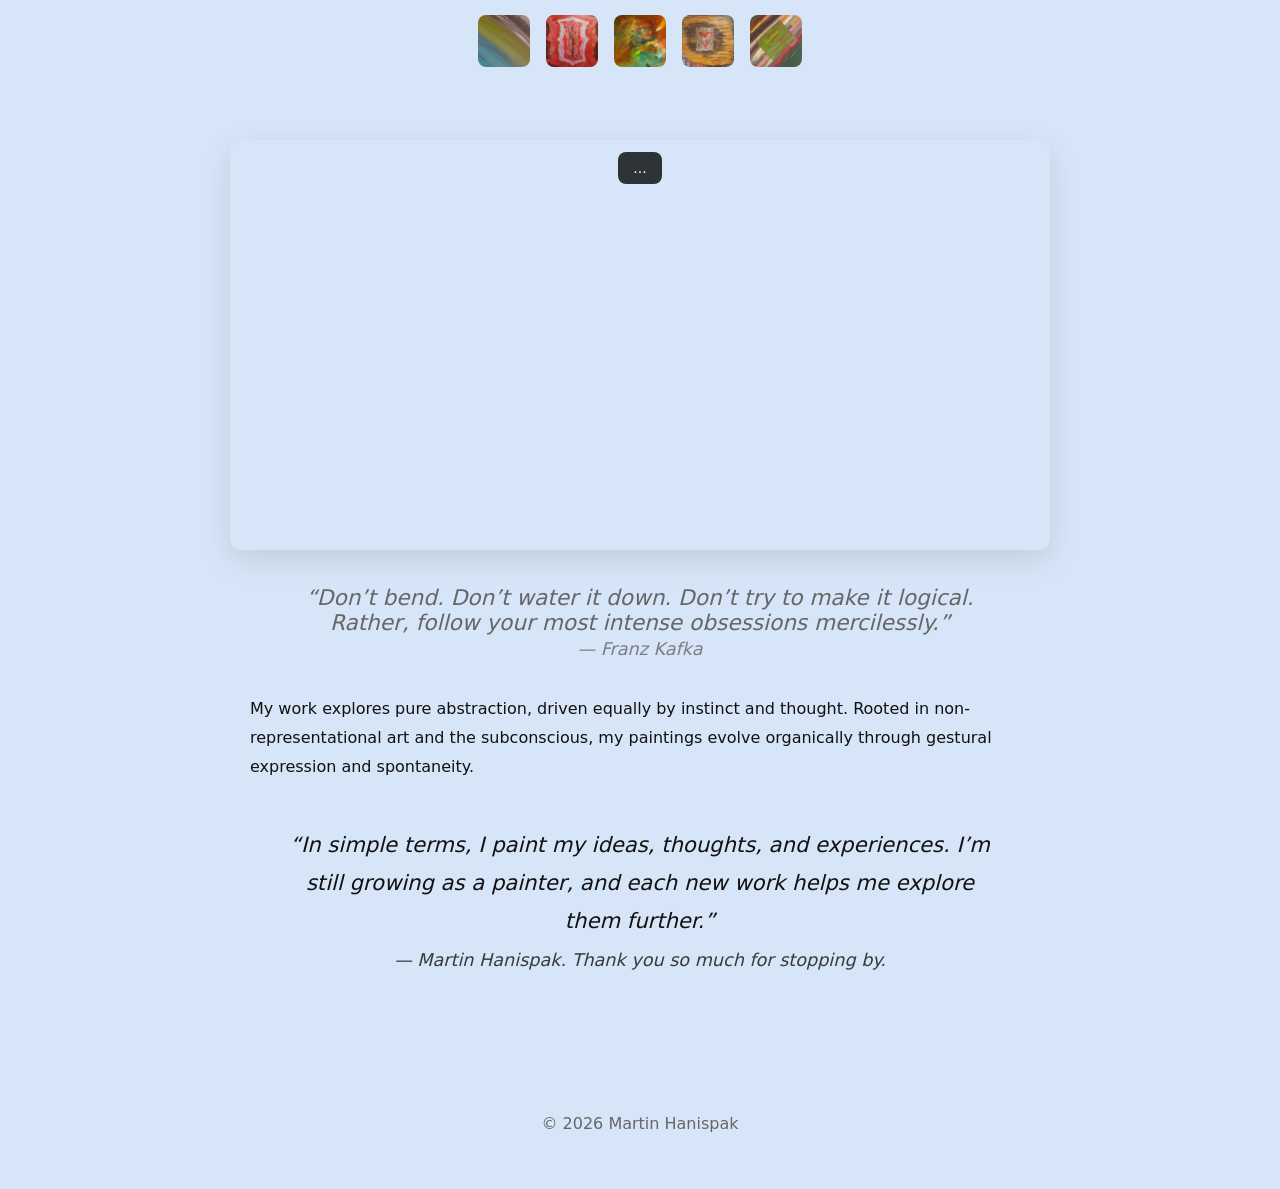
<file: about.html>
<!DOCTYPE html>
<html lang="en">
<head>
    <meta charset="UTF-8">
    <meta name="viewport" content="width=device-width, initial-scale=1.0">
    <title>Martin Hanispak — About</title>
    <link rel="stylesheet" href="style.css">
    <style>
        .about-video-wrap {
            position: relative;
            margin-bottom: 35px;
        }

        .about-video-wrap video {
            display: block;
            width: 100%;
            border-radius: 12px;
            box-shadow: 0 10px 30px rgba(0, 0, 0, 0.1);
        }

        .about-video-controls {
            position: absolute;
            z-index: 1;
            top: 12px;
            left: 50%;
            display: flex;
            align-items: center;
            width: 44px;
            max-width: calc(100% - 24px);
            overflow: hidden;
            border-radius: 8px;
            background: rgba(0, 0, 0, 0.78);
            color: #fff;
            font: 14px system-ui, sans-serif;
            transform: translateX(-50%);
            transition: width 250ms ease;
        }

        .about-video-controls.is-open,
        .about-video-controls:focus-within {
            width: min(380px, calc(100% - 24px));
        }

        @media (hover: hover) {
            .about-video-controls:hover {
                width: min(380px, calc(100% - 24px));
            }
        }

        .about-video-controls button {
            border: 0;
            padding: 8px 10px;
            background: transparent;
            color: inherit;
            font: inherit;
            cursor: pointer;
            white-space: nowrap;
        }

        .about-video-controls .about-video-toggle {
            flex: 0 0 44px;
            width: 44px;
            padding: 8px 0;
            text-align: center;
        }

        .about-video-options {
            display: flex;
            align-items: center;
            justify-content: center;
            gap: 8px;
            min-width: 0;
            flex: 1;
            visibility: hidden;
            opacity: 0;
            transition: opacity 150ms ease;
        }

        .about-video-controls.is-open .about-video-options,
        .about-video-controls:focus-within .about-video-options {
            visibility: visible;
            opacity: 1;
        }

        @media (hover: hover) {
            .about-video-controls:hover .about-video-options {
                visibility: visible;
                opacity: 1;
            }
        }

        .about-video-controls button:focus-visible,
        .about-video-controls input:focus-visible {
            outline: 2px solid #fff;
            outline-offset: 3px;
        }

        .about-video-controls label {
            display: flex;
            align-items: center;
            gap: 5px;
            white-space: nowrap;
        }

        .about-video-controls input {
            width: 70px;
            accent-color: #fff;
        }

        @media (max-width: 480px) {
            .about-video-controls.is-open,
            .about-video-controls:focus-within {
                width: min(340px, calc(100% - 24px));
            }

            .about-video-controls button {
                padding-right: 6px;
                padding-left: 6px;
                font-size: 12px;
            }

            .about-video-controls input {
                width: 48px;
            }
        }

        @media (max-width: 480px) and (hover: hover) {
            .about-video-controls:hover {
                width: min(340px, calc(100% - 24px));
            }
        }
    </style>
</head>

<body class="about-page">

<script>
(function () {

const savedTheme = localStorage.getItem('theme');
const savedDark = localStorage.getItem('darkMode');

if (savedDark === 'true') {
    const theme = savedTheme || 'very';
    document.body.classList.add('dark-' + theme);
}

})();
</script>

<nav class="page-nav" aria-label="Main navigation">
    <div class="nav-container page-nav-container">
        <div class="page-nav-links">
            <a class="page-nav-link" href="index.html" aria-label="Home">
                <img src="images/3yo.jpg" alt="">
                <span class="page-nav-label" aria-hidden="true">Home</span>
            </a>
            <a class="page-nav-link" href="about.html" aria-label="About" aria-current="page">
                <img src="images/Memory.webp" alt="">
                <span class="page-nav-label" aria-hidden="true">About</span>
            </a>
            <a class="page-nav-link" href="gallery.html" aria-label="Portfolio">
                <img src="images/Lost Acrylic on Canvas.webp" alt="">
                <span class="page-nav-label" aria-hidden="true">Portfolio</span>
            </a>
            <a class="page-nav-link" href="contact.html" aria-label="Contact">
                <img src="images/Love.webp" alt="">
                <span class="page-nav-label" aria-hidden="true">Contact</span>
            </a>
            <a class="page-nav-link" href="consulting.html" aria-label="Shop">
                <img src="images/Sliding square.jpg" alt="">
                <span class="page-nav-label" aria-hidden="true">Shop</span>
            </a>
        </div>
    </div>
</nav>

<div style="max-width:900px; margin:60px auto; padding:0 40px;">

    <div class="about-video-wrap">
        <video id="about-video" autoplay muted loop playsinline preload="metadata"
               aria-label="A short gallery film introducing Martin Hanispak and his paintings">
            <source src="brag-output/brag.mp4" type="video/mp4">
            Your browser does not support video playback.
        </video>
        <div class="about-video-controls" id="about-video-controls" role="group" aria-label="Video controls">
            <button type="button" class="about-video-toggle" id="about-video-toggle"
                    aria-label="Show video controls; sound is off" aria-expanded="false" aria-controls="about-video-options">...</button>
            <div class="about-video-options" id="about-video-options">
                <button type="button" id="about-video-play" aria-controls="about-video">Pause</button>
                <button type="button" id="about-video-mute" aria-controls="about-video">Turn sound on</button>
                <label for="about-video-volume">Volume
                    <input id="about-video-volume" type="range" min="0" max="1" step="0.05" value="0.7">
                </label>
            </div>
        </div>
    </div>

    <script>
        const aboutVideo = document.getElementById('about-video');
        const controls = document.getElementById('about-video-controls');
        const controlsToggle = document.getElementById('about-video-toggle');
        const playButton = document.getElementById('about-video-play');
        const muteButton = document.getElementById('about-video-mute');
        const volumeSlider = document.getElementById('about-video-volume');

        aboutVideo.volume = Number(volumeSlider.value);
        playButton.textContent = aboutVideo.paused ? 'Play' : 'Pause';

        const setControlsOpen = (open) => {
            controls.classList.toggle('is-open', open);
            controlsToggle.setAttribute('aria-expanded', String(open));
            updateControlsToggleLabel();
        };

        const updateControlsToggleLabel = () => {
            const action = controls.classList.contains('is-open') ? 'Hide' : 'Show';
            const soundState = aboutVideo.muted ? 'sound is off' : 'sound is on';
            controlsToggle.setAttribute('aria-label', `${action} video controls; ${soundState}`);
        };

        updateControlsToggleLabel();

        controlsToggle.addEventListener('click', () => {
            setControlsOpen(!controls.classList.contains('is-open'));
        });

        controls.addEventListener('mouseenter', () => setControlsOpen(true));
        controls.addEventListener('mouseleave', () => {
            if (!controls.contains(document.activeElement)) {
                setControlsOpen(false);
            }
        });
        controls.addEventListener('focusin', () => setControlsOpen(true));
        controls.addEventListener('focusout', (event) => {
            if (!controls.contains(event.relatedTarget) && !controls.matches(':hover')) {
                setControlsOpen(false);
            }
        });

        playButton.addEventListener('click', () => {
            if (aboutVideo.paused) {
                aboutVideo.play();
            } else {
                aboutVideo.pause();
            }
        });

        aboutVideo.addEventListener('play', () => {
            playButton.textContent = 'Pause';
        });
        aboutVideo.addEventListener('pause', () => {
            playButton.textContent = 'Play';
        });

        muteButton.addEventListener('click', () => {
            aboutVideo.muted = !aboutVideo.muted;
            if (!aboutVideo.muted && aboutVideo.volume === 0) {
                aboutVideo.volume = Number(volumeSlider.value);
            }
            muteButton.textContent = aboutVideo.muted ? 'Turn sound on' : 'Mute sound';
            updateControlsToggleLabel();
        });

        volumeSlider.addEventListener('input', () => {
            aboutVideo.volume = Number(volumeSlider.value);
            aboutVideo.muted = aboutVideo.volume === 0;
            muteButton.textContent = aboutVideo.muted ? 'Turn sound on' : 'Mute sound';
            updateControlsToggleLabel();
        });
    </script>

    <p style="text-align:center; font-style:italic; font-size:1.35rem; max-width:700px; margin:0 auto 35px; color:var(--muted);">
        “Don’t bend. Don’t water it down. Don’t try to make it logical. Rather, follow your most intense obsessions mercilessly.”<br>
        <span style="font-size:1.1rem; opacity:0.8;">— Franz Kafka</span>
    </p>

    <div style="max-width:820px; margin:0 auto; padding:0 20px; line-height:1.8;">

        <p>My work explores pure abstraction, driven equally by instinct and thought. Rooted in non-representational art and the subconscious, my paintings evolve organically through gestural expression and spontaneity.</p>

        <blockquote style="font-size:1.32rem; font-style:italic; margin:45px 0 35px; padding:0 30px; color:var(--text); text-align:center;">
            “In simple terms, I paint my ideas, thoughts, and experiences. I’m still growing as a painter, and each new work helps me explore them further.”

<br>
            <span style="font-size:1.1rem; opacity:0.8;">— Martin Hanispak. Thank you so much for stopping by.</span>
        </blockquote>

    </div>
</div>

<footer style="text-align:center; padding:60px 20px 40px; color:#666;">
    <p>© 2026 Martin Hanispak</p>
</footer>
<script src="theme.js"></script>
</body>
</html>
</file>
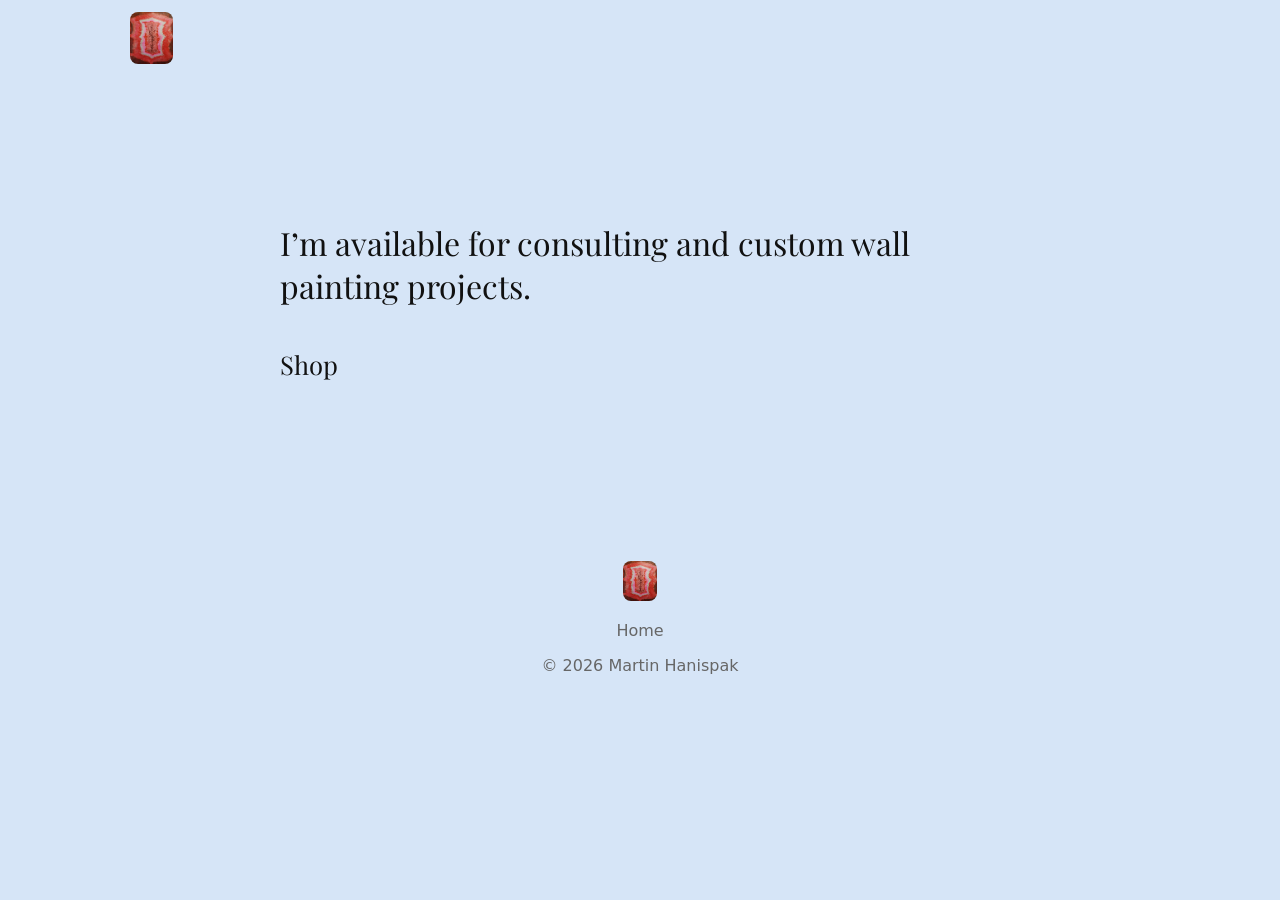
<file: Consulting.html>
<!DOCTYPE html>
<html lang="en">
<head>
    <meta charset="UTF-8">
    <meta name="viewport" content="width=device-width, initial-scale=1.0">
    <title>Martin Hanispak — Consulting</title>
    <link rel="stylesheet" href="style.css">
</head>
<body>

    <nav>
        <div class="nav-container">
            <a href="index.html" class="nav-logo">
                <img src="images/Memory.webp" alt="Martin Hanispak">
            </a>
        </div>
    </nav>

    <div style="max-width:800px; margin:80px auto; padding:40px;">
        <h1 style="font-family: 'Playfair Display', serif; font-weight:400;">I’m available for consulting and custom wall painting projects.</h1>
        <a href="#" style="font-family: 'Playfair Display', serif; font-size:1.6rem; color:#111; text-decoration:none; display:block; margin-top:40px;">Shop</a>
    </div>

    <footer style="text-align:center; padding:60px 20px; color:#666;">
        <a href="index.html"><img src="images/Memory.webp" style="height:40px; border-radius:8px;"></a>
        <p>Home</p>
        <p>© 2026 Martin Hanispak</p>
    </footer>
</body>
</html>
</file>
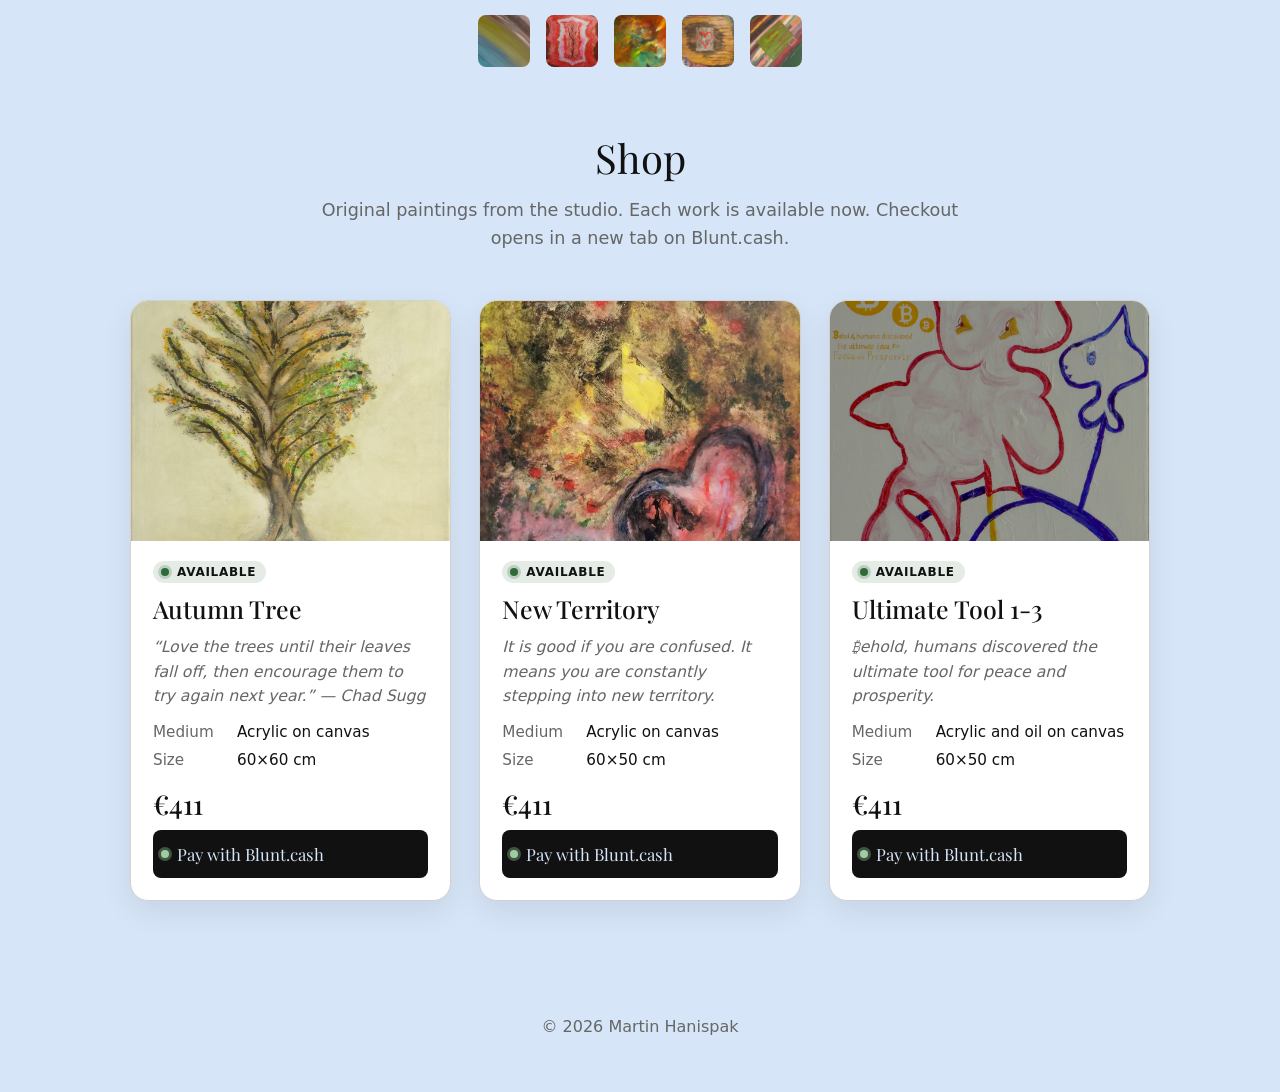
<file: consulting.html>
<!DOCTYPE html>
<html lang="en">
<head>
    <meta charset="UTF-8">
    <meta name="viewport" content="width=device-width, initial-scale=1.0">
    <title>Shop — Martin Hanispak</title>
    <link rel="stylesheet" href="style.css">
    <style>
        .shop {
            max-width: 1100px;
            margin: 56px auto 40px;
            padding: 0 40px;
        }

        .shop-intro {
            max-width: 640px;
            margin: 0 auto 48px;
            text-align: center;
        }

        .shop-intro .page-title {
            margin-bottom: 16px;
        }

        .shop-lead {
            margin: 0;
            color: var(--muted);
            font-size: 1.1rem;
            line-height: 1.6;
        }

        .shop-grid {
            list-style: none;
            margin: 0;
            padding: 0;
            display: grid;
            grid-template-columns: repeat(3, minmax(0, 1fr));
            gap: 28px;
            align-items: stretch;
        }

        .product-card {
            height: 100%;
            display: flex;
            flex-direction: column;
            background: var(--field-bg);
            border: 1px solid var(--field-border);
            border-radius: 18px;
            overflow: hidden;
            box-shadow: 0 10px 30px rgba(0, 0, 0, 0.08);
        }

        .product-media {
            display: block;
            aspect-ratio: 4 / 3;
            overflow: hidden;
            background: var(--bg);
        }

        .product-media img {
            width: 100%;
            height: 100%;
            object-fit: cover;
            display: block;
            transition: transform 0.45s ease;
        }

        .product-media:focus-visible {
            outline: 2px solid var(--focus-ring);
            outline-offset: -4px;
        }

        .product-info {
            display: flex;
            flex-direction: column;
            gap: 12px;
            padding: 20px 22px 22px;
            flex: 1;
        }

        .product-status {
            display: inline-flex;
            align-items: center;
            gap: 8px;
            align-self: flex-start;
            margin: 0;
            padding: 4px 10px 4px 8px;
            border-radius: 999px;
            background: color-mix(in srgb, #3f7a45 14%, var(--field-bg));
            color: var(--text);
            font-size: 0.75rem;
            font-weight: 600;
            letter-spacing: 0.06em;
            text-transform: uppercase;
        }

        .product-status::before {
            content: "";
            width: 8px;
            height: 8px;
            border-radius: 50%;
            background: #2f6b38;
            box-shadow: 0 0 0 3px color-mix(in srgb, #2f6b38 22%, transparent);
        }

        body.dark-very .product-status,
        body.dark-warm .product-status,
        body.dark-cool .product-status {
            background: color-mix(in srgb, #9dcea0 24%, var(--field-bg));
        }

        body.dark-very .product-status::before,
        body.dark-warm .product-status::before,
        body.dark-cool .product-status::before {
            background: #9dcea0;
            box-shadow: 0 0 0 3px color-mix(in srgb, #9dcea0 28%, transparent);
        }

        .product-title {
            margin: 0;
            font-family: 'Playfair Display', serif;
            font-size: 1.55rem;
            font-weight: 500;
            line-height: 1.15;
            color: var(--text);
        }

        .product-note {
            margin: 0;
            color: var(--muted);
            font-size: 0.98rem;
            font-style: italic;
            line-height: 1.55;
        }

        .product-meta {
            display: grid;
            grid-template-columns: 4.5rem 1fr;
            gap: 6px 12px;
            margin: 2px 0 0;
            font-size: 0.95rem;
            line-height: 1.4;
        }

        .product-meta dt {
            margin: 0;
            color: var(--muted);
        }

        .product-meta dd {
            margin: 0;
            color: var(--text);
        }

        .product-price {
            margin: auto 0 0;
            padding-top: 8px;
            font-family: 'Playfair Display', serif;
            font-size: 1.7rem;
            font-weight: 500;
            line-height: 1;
            color: var(--text);
        }

        .product-button {
            position: relative;
            display: flex;
            align-items: center;
            justify-content: flex-start;
            gap: 8px;
            min-height: 48px;
            padding: 12px 16px 12px 8px;
            border-radius: 8px;
            background: var(--text);
            color: var(--bg);
            text-decoration: none;
            text-align: left;
            font-family: 'Playfair Display', serif;
            font-size: 1.05rem;
            line-height: 1.2;
        }

        .product-button::before {
            content: "";
            width: 8px;
            height: 8px;
            flex: none;
            border-radius: 50%;
            background: #9dcea0;
            box-shadow: 0 0 0 3px color-mix(in srgb, #9dcea0 35%, transparent);
        }

        body.dark-very .product-button::before,
        body.dark-warm .product-button::before,
        body.dark-cool .product-button::before {
            background: #2f6b38;
            box-shadow: 0 0 0 3px color-mix(in srgb, #2f6b38 28%, transparent);
        }

        .product-button:hover {
            opacity: 0.86;
        }

        .product-button:focus-visible {
            outline: 2px solid var(--focus-ring);
            outline-offset: 3px;
        }

        .product-button:active {
            transform: translateY(1px);
        }

        .visually-hidden {
            position: absolute;
            width: 1px;
            height: 1px;
            padding: 0;
            margin: -1px;
            overflow: hidden;
            clip: rect(0, 0, 0, 0);
            white-space: nowrap;
            border: 0;
        }

        @media (hover: hover) and (pointer: fine) {
            .product-card:hover .product-media img,
            .product-media:focus-visible img {
                transform: scale(1.045);
            }
        }

        @media (max-width: 1100px) {
            .shop-grid {
                grid-template-columns: repeat(2, minmax(0, 1fr));
            }
        }

        @media (max-width: 700px) {
            .shop {
                margin-top: 36px;
                padding: 0 20px;
            }

            .shop-intro {
                margin-bottom: 32px;
            }

            .shop-grid {
                grid-template-columns: minmax(0, 1fr);
                gap: 20px;
            }

            .product-title {
                font-size: 1.35rem;
            }

            .product-price {
                font-size: 1.5rem;
            }
        }

        @media (prefers-reduced-motion: reduce) {
            .product-media img,
            .product-button {
                transition: none;
            }

            .product-card:hover .product-media img,
            .product-media:focus-visible img,
            .product-button:active {
                transform: none;
            }
        }
    </style>
</head>

<body>

<nav class="page-nav" aria-label="Main navigation">
    <div class="nav-container page-nav-container">
        <div class="page-nav-links">
            <a class="page-nav-link" href="index.html" aria-label="Home">
                <img src="images/3yo.jpg" alt="">
                <span class="page-nav-label" aria-hidden="true">Home</span>
            </a>
            <a class="page-nav-link" href="about.html" aria-label="About">
                <img src="images/Memory.webp" alt="">
                <span class="page-nav-label" aria-hidden="true">About</span>
            </a>
            <a class="page-nav-link" href="gallery.html" aria-label="Portfolio">
                <img src="images/Lost Acrylic on Canvas.webp" alt="">
                <span class="page-nav-label" aria-hidden="true">Portfolio</span>
            </a>
            <a class="page-nav-link" href="contact.html" aria-label="Contact">
                <img src="images/Love.webp" alt="">
                <span class="page-nav-label" aria-hidden="true">Contact</span>
            </a>
            <a class="page-nav-link" href="consulting.html" aria-label="Shop" aria-current="page">
                <img src="images/Sliding square.jpg" alt="">
                <span class="page-nav-label" aria-hidden="true">Shop</span>
            </a>
        </div>
    </div>
</nav>

<main class="shop">
    <header class="shop-intro">
        <h1 class="page-title">Shop</h1>
        <p class="shop-lead">Original paintings from the studio. Each work is available now. Checkout opens in a new tab on Blunt.cash.</p>
    </header>

    <ul class="shop-grid">
        <li>
            <article class="product-card">
                <a class="product-media" href="https://mh.blunt.cash/buy/autumn-or-winter" target="_blank" rel="noopener noreferrer" aria-label="Open checkout for Autumn Tree">
                    <img src="images/Autumn or winter.jpg" alt="Autumn Tree, acrylic on canvas">
                </a>
                <div class="product-info">
                    <p class="product-status">Available</p>
                    <h2 class="product-title">Autumn Tree</h2>
                    <p class="product-note">“Love the trees until their leaves fall off, then encourage them to try again next year.” — Chad Sugg</p>
                    <dl class="product-meta">
                        <dt>Medium</dt>
                        <dd>Acrylic on canvas</dd>
                        <dt>Size</dt>
                        <dd>60×60 cm</dd>
                    </dl>
                    <p class="product-price"><span class="visually-hidden">Price </span>€411</p>
                    <a class="product-button" href="https://mh.blunt.cash/buy/autumn-or-winter" target="_blank" rel="noopener noreferrer">
                        Pay with Blunt.cash
                        <span class="visually-hidden"> for Autumn Tree. Opens in a new tab.</span>
                    </a>
                </div>
            </article>
        </li>

        <li>
            <article class="product-card">
                <a class="product-media" href="https://mh.blunt.cash/buy/new-teritorry" target="_blank" rel="noopener noreferrer" aria-label="Open checkout for New Territory">
                    <img src="images/It is good if you are confused. It means you are constantly stepping into new territory.webp" alt="New Territory, acrylic on canvas">
                </a>
                <div class="product-info">
                    <p class="product-status">Available</p>
                    <h2 class="product-title">New Territory</h2>
                    <p class="product-note">It is good if you are confused. It means you are constantly stepping into new territory.</p>
                    <dl class="product-meta">
                        <dt>Medium</dt>
                        <dd>Acrylic on canvas</dd>
                        <dt>Size</dt>
                        <dd>60×50 cm</dd>
                    </dl>
                    <p class="product-price"><span class="visually-hidden">Price </span>€411</p>
                    <a class="product-button" href="https://mh.blunt.cash/buy/new-teritorry" target="_blank" rel="noopener noreferrer">
                        Pay with Blunt.cash
                        <span class="visually-hidden"> for New Territory. Opens in a new tab.</span>
                    </a>
                </div>
            </article>
        </li>

        <li>
            <article class="product-card">
                <a class="product-media" href="https://mh.blunt.cash/buy/ultimate-tool" target="_blank" rel="noopener noreferrer" aria-label="Open checkout for Ultimate Tool 1-3">
                    <img src="images/Ultimate tool 1-0.jpg" alt="Ultimate Tool 1-3, acrylic and oil on canvas">
                </a>
                <div class="product-info">
                    <p class="product-status">Available</p>
                    <h2 class="product-title">Ultimate Tool 1-3</h2>
                    <p class="product-note"><span aria-hidden="true">₿ehold, humans discovered the ultimate tool for peace and prosperity.</span><span class="visually-hidden">Behold, humans discovered the ultimate tool for peace and prosperity.</span></p>
                    <dl class="product-meta">
                        <dt>Medium</dt>
                        <dd>Acrylic and oil on canvas</dd>
                        <dt>Size</dt>
                        <dd>60×50 cm</dd>
                    </dl>
                    <p class="product-price"><span class="visually-hidden">Price </span>€411</p>
                    <a class="product-button" href="https://mh.blunt.cash/buy/ultimate-tool" target="_blank" rel="noopener noreferrer">
                        Pay with Blunt.cash
                        <span class="visually-hidden"> for Ultimate Tool 1-3. Opens in a new tab.</span>
                    </a>
                </div>
            </article>
        </li>
    </ul>
</main>

<footer>
    <p>© 2026 Martin Hanispak</p>
</footer>

<script src="theme.js"></script>

</body>
</html>
</file>
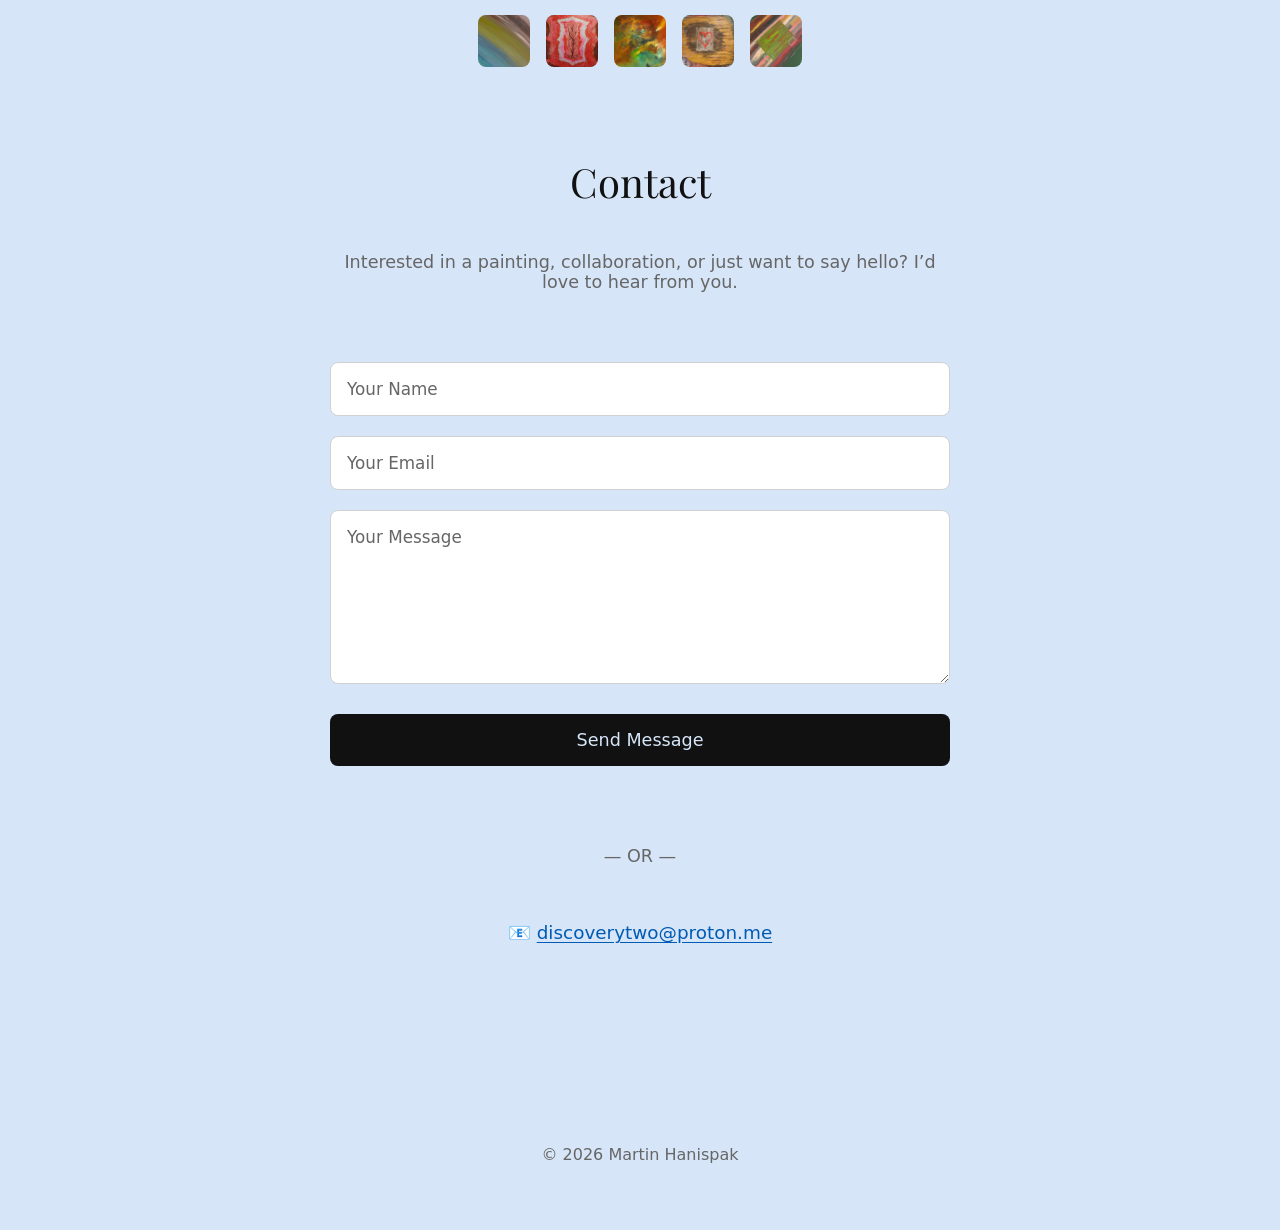
<file: contact.html>
<!DOCTYPE html>
<html lang="en">
<head>
    <meta charset="UTF-8">
    <meta name="viewport" content="width=device-width, initial-scale=1.0">
    <title>Martin Hanispak — Contact</title>
    <link rel="stylesheet" href="style.css">
</head>

<body class="contact-page">

<nav class="page-nav" aria-label="Main navigation">
    <div class="nav-container page-nav-container">
        <div class="page-nav-links">
            <a class="page-nav-link" href="index.html" aria-label="Home">
                <img src="images/3yo.jpg" alt="">
                <span class="page-nav-label" aria-hidden="true">Home</span>
            </a>
            <a class="page-nav-link" href="about.html" aria-label="About">
                <img src="images/Memory.webp" alt="">
                <span class="page-nav-label" aria-hidden="true">About</span>
            </a>
            <a class="page-nav-link" href="gallery.html" aria-label="Portfolio">
                <img src="images/Lost Acrylic on Canvas.webp" alt="">
                <span class="page-nav-label" aria-hidden="true">Portfolio</span>
            </a>
            <a class="page-nav-link" href="contact.html" aria-label="Contact" aria-current="page">
                <img src="images/Love.webp" alt="">
                <span class="page-nav-label" aria-hidden="true">Contact</span>
            </a>
            <a class="page-nav-link" href="consulting.html" aria-label="Shop">
                <img src="images/Sliding square.jpg" alt="">
                <span class="page-nav-label" aria-hidden="true">Shop</span>
            </a>
        </div>
    </div>
</nav>

<div style="max-width:1000px; margin:80px auto 100px; padding:0 40px;">

    <h1 class="page-title">
        Contact
    </h1>

    <p style="text-align:center; max-width:620px; margin:0 auto 70px; color:var(--muted); font-size:1.1rem;">
        Interested in a painting, collaboration, or just want to say hello? I’d love to hear from you.
    </p>

    <form action="https://formspree.io/f/mpqoowwy" method="POST" style="max-width:620px; margin:0 auto 80px;">

         <input class="contact-field" type="text" name="name" placeholder="Your Name" required>

         <input class="contact-field" type="email" name="email" placeholder="Your Email" required>

         <textarea class="contact-field contact-message" name="message" placeholder="Your Message" rows="7" required></textarea>

         <button class="contact-submit" type="submit">
            Send Message
        </button>

    </form>

    <div class="contact-divider" style="margin:50px 0; text-align:center; font-size:1.1rem;">
        — OR —
    </div>

    <div class="contact-links" style="text-align:center; font-size:1.15rem; line-height:1.8;">
        📧 <a href="mailto:discoverytwo@proton.me">discoverytwo@proton.me</a>
    </div>

</div>

<footer style="text-align:center; padding:80px 20px 50px; color:var(--muted);">
    <p>© 2026 Martin Hanispak</p>
</footer>

<!-- GLOBAL DARK MODE SYSTEM -->
<script src="theme.js"></script>

</body>
</html>
</file>
<file: style.css>
@import url('https://fonts.googleapis.com/css2?family=Cormorant+Garamond:wght@400;500;600;700&family=Playfair+Display:wght@400;500;600;700&display=swap');

:root {
    --bg: #d6e5f7;
    --text: #111111;
    --muted: #666666;
    --header-bg: #d6e5f7;
    --banner-bg: transparent;
    --banner-border: transparent;
    --field-bg: #ffffff;
    --field-border: #d1d1d1;
    --contact-link: #005bb5;
    --focus-ring: #285ddc;
}

*, *::before, *::after {
    box-sizing: border-box;
}

body.dark-very { --bg: #0a0a0a; --text: #eeeeee; --header-bg: #0a0a0a; --banner-bg: transparent; --banner-border: transparent; --field-bg: #171717; --field-border: #505050; --contact-link: #8bc5ff; --focus-ring: #8bc5ff; }
body.dark-warm { --bg: #1a140f; --text: #f0e6d2; --header-bg: #1a140f; --banner-bg: transparent; --banner-border: transparent; --field-bg: #251e17; --field-border: #5b4b3b; --contact-link: #ffd08a; --focus-ring: #ffd08a; }
body.dark-cool { --bg: #0f1a1f; --text: #e0f0ff; --header-bg: #0f1a1f; --banner-bg: transparent; --banner-border: transparent; --field-bg: #17252b; --field-border: #4a626b; --contact-link: #9cdeef; --focus-ring: #9cdeef; }

/* Muted text for secondary content, adapts to theme */
body.dark-very, body.dark-warm, body.dark-cool {
    --muted: rgba(255,255,255,0.75);
}

body {
    background: var(--bg);
    color: var(--text);
    font-family: system-ui, sans-serif;
    margin: 0;
    padding-top: 80px;
    min-height: 100vh;
}

body.home-page {
    overflow: hidden;
}

body.home-page .home-wrapper {
    min-height: calc(100vh - 80px);
}

body.home-page .home-right {
    height: calc(100vh - 80px);
}

body.home-page .home-layout {
    padding-top: 0;
}

#top-banner {
    background-color: transparent !important;
    border-color: transparent !important;
}

.theme-banner.is-visible {
    opacity: 1 !important;
    visibility: visible !important;
    pointer-events: auto !important;
}

body.home-page #top-banner {
    background-color: transparent !important;
    border: none !important;
}

body:not(.home-page) #top-banner {
    background-color: var(--bg) !important;
    border-color: var(--banner-border) !important;
}

/* NAV */
body.home-page nav,
body:not(.home-page) nav {
    background-color: var(--header-bg, #ffffff) !important;
    border-bottom: none !important;
}

nav {
    position: fixed;
    top: 0;
    width: 100%;
    z-index: 100;
}

.nav-container {
    max-width: 1100px;
    margin: 0 auto;
    padding: 0 40px;
    display: flex;
    align-items: center;
    justify-content: space-between;
    height: 80px;
}

.nav-logo img {
    height: 52px;
    border-radius: 8px;
}

.page-title {
    margin: 0 0 48px;
    font-family: 'Playfair Display', serif;
    font-size: 2.5rem;
    font-weight: 400;
    line-height: 1.1;
    text-align: center;
}

@media (max-width: 768px) {
    .page-title {
        font-size: 2rem;
    }
}

.page-nav-container {
    justify-content: center;
}

.page-nav-links {
    display: flex;
    align-items: center;
    justify-content: center;
    gap: 16px;
}

.page-nav-link {
    position: relative;
    display: grid;
    place-items: center;
    width: 52px;
    height: 52px;
    border-radius: 8px;
    text-decoration: none;
}

.page-nav-link img {
    width: 52px;
    height: 52px;
    object-fit: cover;
    border-radius: 8px;
    transition: transform 0.35s ease, opacity 0.18s ease;
    opacity: var(--thumbnail-opacity, 1);
}

@media (hover: hover) and (pointer: fine) {
    .page-nav-links {
        transform: translateY(1px);
    }

    .page-nav-link:hover img,
    .home-page .item img:hover {
        opacity: 1;
    }

    .page-nav-link:hover img {
        transform: translateY(-10px) scale(1.16);
    }
}

.page-nav-link:focus-visible img,
.home-page .item:focus-visible img {
    opacity: 1;
}

.page-nav-link:focus-visible {
    outline: 2px solid var(--focus-ring);
    outline-offset: 3px;
}

.page-nav-label {
    position: absolute;
    top: calc(100% - 1px);
    left: 50%;
    z-index: 101;
    padding: 0 2px;
    background: transparent;
    font-family: 'Playfair Display', serif;
    font-size: 0.9rem;
    font-weight: 600;
    color: var(--text);
    line-height: 1.2;
    white-space: nowrap;
    text-shadow: 0 1px 4px var(--header-bg);
    opacity: 0;
    visibility: hidden;
    pointer-events: none;
    transform: translate(-50%, -2px);
    transition: opacity 0.15s ease, transform 0.15s ease, visibility 0.15s ease;
}

.page-nav-link:hover .page-nav-label,
.page-nav-link:focus-visible .page-nav-label {
    opacity: 1;
    visibility: visible;
    transform: translate(-50%, -4px);
}

.theme-control {
    position: fixed;
    top: 20px;
    right: 40px;
    z-index: 200;
    text-align: right;
}

/* HOME */

.home-wrapper {
    position: relative;
}

.home-layout{
    display:flex;
    max-width:1800px;
    margin:0 auto;
    padding:10px 20px 20px;
    gap:24px;
    align-items:flex-start;
}

.home-left {
    flex: 0 0 300px;
    width: 300px;
    position: sticky;
    top: 24px;
    align-self: flex-start;
    max-height: calc(100vh - 24px);
}

.home-right {
    flex: 1 1 0;
    min-width: 0;
    width: 100%;
    height: calc(100vh - 120px);
    overflow-y: auto;
    overflow-x: hidden;
    scrollbar-width: none;
    -ms-overflow-style: none;
}

.home-right::-webkit-scrollbar {
    width: 0;
    height: 0;
}

.home-list{

display:grid;

grid-template-columns:320px 1fr;

gap:140px;

max-width:1700px;

margin:0 auto;

padding:20px 60px 80px;

align-items:start;

}

.home-title{

font-family:
'Cormorant Garamond',
'Playfair Display',
serif;

font-size:3rem;

font-weight:500;

letter-spacing:0.01em;

margin:0 0 55px;

}

.item{

display:flex;

align-items:center;

gap:51px;

padding:18px 0;

text-decoration:none;

color:var(--text);

transition:.45s;

}

.item:hover{

transform:
translateX(10px);

}

.item img{

width:120px;

height:120px;

object-fit:cover;

border-radius:12px;

transition: width .55s, height .55s, transform .55s, opacity .18s ease;

}

.home-page .item img {
    opacity: var(--thumbnail-opacity, 1);
}

.item:hover img{

width:180px;

height:180px;

transform:
translateX(40px);

}

.item span{

font-family:
'Playfair Display',
serif;

font-size:1.65rem;

}

.quote-section{

flex:1;

margin-left:420px;

padding-top:10px;

padding-right:12px;

display:flex;

flex-direction:column;

align-items:center;

}

.slide,
.next-preview{

width:min(100%, 980px);

display:flex;

flex-direction:column;

align-items:center;

min-height:auto;

padding-bottom:50px;

}

.quote-line{

width:min(900px,90%);

margin-bottom:20px;

opacity:.20;

}

.quote-text,
.next-quote{

margin-bottom:24px;

max-width:900px;

font-size:1.4rem;

line-height:1.5;

text-align:center;

}

.quote-attribution {
    display: inline;
    margin-left: 0.4em;
    font-family: 'Playfair Display', serif;
    font-size: 0.8em;
    line-height: 1.2;
}

.home-page .quote-with-attribution {
    font-size: 1.4rem;
}

.hero-image{
    width: 100%;
    max-height: 80vh;
    height: 60vh;
    object-fit: cover;
    display:block;
    border-radius: 18px;
    box-shadow: 0 12px 30px rgba(0,0,0,0.12);
    background: var(--bg);
    margin: 0 0 20px 0;
    object-position: center center;
}

.quote-bottom{

width:60%;

margin-top:32px;

opacity:.2;

}
/* GALLERY - Clean thumbnails, no white gaps, better spacing */
.portfolio-container {
    max-width: 1560px;
    margin: 80px auto;
    padding: 0 32px;
}

.gallery {
    display: grid;
    grid-template-columns: repeat(3, minmax(0, 1fr));
    gap: 32px;
    max-width: 1500px;
    margin: 64px auto;
    padding: 0 12px;
    overflow: visible;
    align-items: start;           /* prevents stretching */
}

.gallery-item {
    text-decoration: none;
    border-radius: 18px;
    overflow: hidden;
    position: relative;
    z-index: 10;
    box-shadow: 0 10px 30px rgba(0,0,0,0.08);
    cursor: pointer;
    transition: transform 0.4s ease;
    background: var(--bg);        /* prevents white gaps */
}

.gallery-item:hover {
    transform: scale(1.08);
    z-index: 20;
}

.gallery-item img {
    width: 100%;
    height: auto;
    aspect-ratio: 4 / 3;
    object-fit: cover;
    display: block;
    border-radius: 18px;
    transition: transform 0.5s ease;
    box-shadow: 0 10px 30px rgba(0,0,0,0.1);
}

.gallery-item:hover img {
    transform: scale(1.12);
}

@media (max-width: 1100px) {
    .gallery {
        grid-template-columns: repeat(2, minmax(0, 1fr));
    }
}

@media (max-width: 600px) {
    .gallery {
        grid-template-columns: minmax(0, 1fr);
        gap: 24px;
        padding: 0 12px;
    }
}

/* LIGHTBOX with better zoom lens */
.lightbox {
    position: fixed;
    top: 0; left: 0; width: 100%; height: 100%;
    background: rgba(0,0,0,0.95);
    display: none;
    align-items: center;
    justify-content: center;
    z-index: 200;
    overflow: hidden;
}

.lightbox img {
    max-width: 90%;
    max-height: 90%;
    border-radius: 12px;
    cursor: none;
}

#zoom-lens {
    position: absolute;
    width: 220px;
    height: 220px;
    border: 4px solid rgba(255,255,255,0.95);
    border-radius: 50%;
    box-shadow: 0 0 30px rgba(0,0,0,0.8);
    pointer-events: none;
    display: none;
    overflow: hidden;
}

#zoom-lens img {
    position: absolute;
    width: 700%;
    height: 700%;
    object-fit: none;
}

#lightbox-info {
    top: 28% !important;
    width: min(240px, 24vw) !important;
}

#lightbox-full-title {
    margin-bottom: 24px;
    overflow-wrap: anywhere;
}

#lightbox-meta {
    line-height: 1.8;
    overflow-wrap: anywhere;
}

@media (max-width: 800px) {
    #lightbox-info {
        top: 28% !important;
        width: min(260px, 68vw) !important;
        right: 20px !important;
    }
}

/* iPhone slider */
.switch {
    position: relative;
    display: inline-block;
    width: 60px;
    height: 34px;
}

.switch input {
    opacity: 0;
    width: 0;
    height: 0;
}

.slider {
    position: absolute;
    cursor: pointer;
    top: 0; left: 0; right: 0; bottom: 0;
    background-color: #ccc;
    border-radius: 34px;
    overflow: hidden;
    isolation: isolate;
}

.slider::after {
    content: "";
    position: absolute;
    inset: 0;
    z-index: 0;
    border-radius: inherit;
    background-image:
        linear-gradient(rgba(25, 20, 18, 0.24), rgba(25, 20, 18, 0.24)),
        url("images/Love.webp");
    background-size: cover;
    background-position: 42% center;
    opacity: 0.8;
    transform: scale(1.04);
    transition:
        background-position 0.5s ease,
        opacity 0.45s ease,
        filter 0.45s ease,
        transform 0.5s cubic-bezier(0.2, 0.8, 0.2, 1);
}

.slider:before {
    position: absolute;
    content: "";
    height: 26px;
    width: 26px;
    left: 4px;
    bottom: 4px;
    background-color: white;
    transition: .4s;
    border-radius: 50%;
    z-index: 1;
    box-shadow: 0 1px 5px rgba(0, 0, 0, 0.3);
}

input:checked + .slider::after {
    background-position: 58% center;
    opacity: 1;
    filter: brightness(0.84) saturate(1.08);
    transform: scale(1.16);
}

input:checked + .slider:before {
    transform: translateX(26px);
}

@media (prefers-reduced-motion: reduce) {
    .slider::after,
    .slider:before {
        transition: none;
    }
}

.theme-option {
    margin: 3px;
    padding: 7px 12px;
    font-size: 0.85rem;
    font-family: 'Inter', 'Segoe UI', Arial, sans-serif;
    border: none;
    border-radius: 999px;
    background: rgba(255,255,255,0.9);
    color: var(--text);
    box-shadow: 0 2px 8px rgba(0,0,0,0.12);
    cursor: pointer;
    transition: transform 0.2s ease, box-shadow 0.2s ease, background 0.2s ease;
}

.theme-option:hover {
    transform: translateY(-1px);
    box-shadow: 0 4px 12px rgba(0,0,0,0.16);
    background: rgba(255,255,255,1);
}

body.dark-very .theme-option,
body.dark-warm .theme-option,
body.dark-cool .theme-option {
    background: rgba(255,255,255,0.12);
    color: var(--text);
    box-shadow: 0 2px 8px rgba(0,0,0,0.18);
}

body.dark-very .theme-option:hover,
body.dark-warm .theme-option:hover,
body.dark-cool .theme-option:hover {
    background: rgba(255,255,255,0.2);
}

/* FOOTER */
footer {
    text-align: center;
    padding: 60px 20px 40px;
    color: var(--muted);
    font-size: 1rem;
}

footer a img {
    height: 40px;
    border-radius: 8px;
}
@keyframes flash {
    0% { transform: scale(1); }
    50% { transform: scale(1.15); filter: brightness(1.5); }
    100% { transform: scale(1); }
}

.flash-toggle {
    animation: flash 0.4s infinite;
}

/* ===== HOME LAYOUT ===== */

.home-list {
    position: relative;
}

.quote-section {
    flex: 1;
    display: flex;
    flex-direction: column;
    align-items: center;
    width: 100%;
    max-width: 100%;
    margin: 0;
    padding: 0 0 40px;
}

.slide,
.next-preview {
    width: 100%;
    min-height: auto;
    display: flex;
    flex-direction: column;
    justify-content: flex-start;
    align-items: center;
    padding-bottom: 24px;
}

.home-page .slide {
    padding-bottom: 8px;
}

.home-page .quote-preview {
    padding-bottom: 16px;
}

@media (min-width: 701px) and (max-width: 1000px) {
    body.home-page .home-left {
        flex-basis: 220px;
        width: 220px;
    }

    body.home-page .item {
        gap: 18px;
        padding: 12px 0;
    }

    body.home-page .item img,
    body.home-page .item:hover img {
        width: 82px;
        height: 82px;
    }

    body.home-page .home-feature-stage {
        grid-template-columns: repeat(2, minmax(0, 1fr));
        height: auto;
        min-height: 0;
    }

    body.home-page .home-feature-stage .slide {
        grid-column: 1 / -1;
        height: 48vh;
        min-height: 320px;
    }

    body.home-page .home-art-stack {
        grid-column: 1 / -1;
        display: flex;
        flex-direction: column;
        gap: 10px;
    }

    body.home-page .home-art-slideshow {
        flex: 0 0 auto;
        height: min(58vh, 500px);
        min-height: 340px;
    }
}

.home-page .quote-preview .quote-line,
.home-page .quote-preview .quote-bottom {
    width: min(900px, 90%);
    height: 2px;
    border: 0;
    background-color: var(--text);
    opacity: 0.35;
}

.home-page .quote-preview .quote-line {
    margin: 0 auto 6px;
}

.home-page .quote-preview .quote-bottom {
    margin: 6px auto 0;
}

.home-page .quote-preview .quote-bottom + .hero-image {
    margin-top: 16px;
}

.home-page .quote-preview .quote-text,
.home-page .quote-preview .next-quote {
    margin: 0 auto;
}

.quote-line {
    width: min(900px, 100%);
    margin-bottom: 10px;
    opacity: 0.3;
}

.quote-text,
.next-quote {
    font-style: italic;
    font-size: 1.4rem;
    line-height: 1.45;
    text-align: center;
    margin-bottom: 16px;
    max-width: 900px;
}


.home-title {
    font-family: 'Cormorant Garamond', 'Playfair Display', serif;
    font-size: 3rem;
    font-weight: 500;
    letter-spacing: 0.01em;
    line-height: 1;
    margin: 0 0 24px 0;
}

.quote-bottom{

width:min(700px,70%);

margin-top:24px;

opacity:.18;

}

.home-page .hero-image {
    height: 92vh;
    max-height: 980px;
    min-height: 460px;
}

.home-page .slideshow-image-frame {
    position: relative;
    width: 100%;
    height: 92vh;
    max-height: 980px;
    min-height: 460px;
    margin-bottom: 20px;
    overflow: hidden;
    border-radius: 18px;
}

.home-page .home-feature-stage {
    position: relative;
    isolation: isolate;
    display: grid;
    grid-template-columns: minmax(0, 1.2fr) minmax(0, 0.9fr);
    gap: 14px;
    width: 100%;
    height: min(70vh, 700px);
    min-height: 420px;
    margin-bottom: 30px;
}

.home-page .home-feature-stage::after {
    content: "";
    position: absolute;
    inset: 0;
    z-index: 2;
    border-radius: 18px;
    background-image:
        radial-gradient(ellipse at 20% 30%, rgba(220, 245, 255, 0.18), transparent 42%),
        radial-gradient(ellipse at 82% 72%, rgba(142, 196, 230, 0.16), transparent 46%),
        linear-gradient(110deg, transparent 34%, rgba(205, 239, 250, 0.18) 50%, transparent 66%);
    background-size: 100% 100%, 100% 100%, 220% 100%;
    background-position: 0 0, 0 0, 0 0;
    opacity: 0.22;
    mix-blend-mode: screen;
    pointer-events: none;
    animation: winter-water-shift 18s ease-in-out infinite alternate;
}

@keyframes winter-water-shift {
    to {
        background-position: 0 0, 0 0, 100% 0;
    }
}

.home-page .home-feature-stage .slide {
    display: grid;
    grid-template-columns: minmax(0, 1fr);
    grid-template-rows: minmax(0, 1fr) 24px;
    align-items: stretch;
    min-width: 0;
    min-height: 0;
    padding: 0;
}

.home-page .home-feature-stage .slideshow-image-frame {
    height: 100%;
    min-height: 0;
    max-height: none;
    margin: 0;
}

.home-page .home-feature-stage .slideshow-dots {
    position: relative;
    z-index: 3;
    gap: 4px;
    margin: 0;
}

.home-page .home-feature-stage .slideshow-dot {
    width: 20px;
    height: 20px;
}

.home-page .home-art-stack {
    display: flex;
    flex-direction: column;
    gap: 14px;
    min-width: 0;
    min-height: 0;
}

.home-page .home-art-card {
    position: relative;
    flex: 1 1 0;
    min-width: 0;
    min-height: 0;
    margin: 0;
    overflow: hidden;
    border-radius: 18px;
    background: var(--bg);
    box-shadow: 0 12px 30px rgba(0, 0, 0, 0.12);
}

.home-page .home-art-card--banner {
    flex: 0 0 auto;
    height: auto;
    aspect-ratio: 1000 / 325;
}

.home-page .home-art-slideshow {
    flex: 1 1 0;
}

.home-page .home-art-card .hero-image {
    width: 100%;
    height: 100%;
    min-height: 0;
    max-height: none;
    margin: 0;
    padding: 0;
    object-fit: cover;
    box-shadow: none;
}

.home-page .home-art-slide {
    position: absolute;
    inset: 0;
    opacity: 0;
    transform: translateX(16px) scale(1.035);
    filter: saturate(0.88) brightness(0.92);
    transition:
        opacity 0.75s ease,
        transform 1.1s cubic-bezier(0.2, 0.7, 0.2, 1),
        filter 0.75s ease;
}

.home-page .home-art-slide.is-visible {
    opacity: 1;
    transform: translateX(0) scale(1);
    filter: none;
}

.home-page .home-art-slideshow-dots {
    position: absolute;
    right: 0;
    bottom: 8px;
    left: 0;
    z-index: 4;
    display: flex;
    justify-content: center;
    gap: 4px;
}

.home-page .home-art-slide-dot {
    display: grid;
    place-items: center;
    width: 22px;
    height: 22px;
    padding: 0;
    border: 0;
    background: transparent;
    cursor: pointer;
}

.home-page .home-art-slide-dot::before {
    content: "";
    width: 6px;
    height: 6px;
    border-radius: 50%;
    background: #fff;
    opacity: 0.5;
    box-shadow: 0 1px 4px rgba(0, 0, 0, 0.5);
    transition: opacity 0.2s ease, transform 0.2s ease;
}

.home-page .home-art-slide-dot.is-active::before,
.home-page .home-art-slide-dot:hover::before {
    opacity: 1;
}

.home-page .home-art-slide-dot.is-active::before {
    transform: scale(1.3);
}

.home-page .home-art-slide-dot:focus-visible {
    outline: 2px solid #fff;
    outline-offset: -2px;
    border-radius: 50%;
}

.home-page .slideshow-image-frame .slideshow-layer {
    position: absolute;
    inset: 0;
    width: 100%;
    height: 100%;
    max-height: none;
    min-height: 0;
    margin: 0;
    opacity: 0;
    transition: opacity 0.65s ease;
}

.home-page .slideshow-image-frame .slideshow-layer.is-visible {
    opacity: 1;
}

.home-page .slideshow-align-top {
    object-position: center top;
}

.home-page .hero-pair {
    width: 100%;
    display: flex;
    gap: 18px;
    overflow: hidden;
    border-radius: 18px;
}

.home-page .hero-pair .hero-image {
    width: calc(50% - 9px);
    flex: 1 1 0;
    object-fit: cover;
}

.home-page .zoomed-out-image {
    object-fit: cover;
    padding: 0;
    box-sizing: border-box;
}

.home-page .hero-image-frame {
    width: 100%;
    overflow: hidden;
    border-radius: 18px;
}

.home-page .time-image {
    object-fit: cover;
    object-position: 56% 50%;
    transform: translate(-30px, 270px) scale(1.75);
}

.slideshow-dots {
    display: flex;
    justify-content: center;
    align-items: center;
    gap: 2px;
    margin: -4px 0 12px;
}

.slideshow-dot {
    display: grid;
    place-items: center;
    width: 24px;
    height: 24px;
    padding: 0;
    border: 0;
    background: transparent;
    cursor: pointer;
}

.slideshow-dot::before {
    content: "";
    width: 6px;
    height: 6px;
    border-radius: 50%;
    background: var(--muted);
    opacity: 0.4;
    transition: opacity 0.2s ease, transform 0.2s ease;
}

.slideshow-dot:hover::before,
.slideshow-dot.is-active::before {
    opacity: 0.9;
}

.slideshow-dot.is-active::before {
    transform: scale(1.25);
}

.slideshow-dot:focus-visible {
    outline: 2px solid var(--text);
    outline-offset: -2px;
    border-radius: 50%;
}

.contact-field {
    display: block;
    width: 100%;
    padding: 16px;
    margin-bottom: 20px;
    border: 1px solid var(--field-border);
    border-radius: 8px;
    background: var(--field-bg);
    color: var(--text);
    font: inherit;
    font-size: 1.05rem;
}

.contact-field::placeholder {
    color: var(--muted);
    opacity: 1;
}

.contact-field:focus-visible {
    outline: 2px solid var(--focus-ring);
    outline-offset: 2px;
}

.contact-message {
    margin-bottom: 30px;
    resize: vertical;
}

.contact-submit {
    width: 100%;
    padding: 16px;
    border: 0;
    border-radius: 8px;
    background: var(--text);
    color: var(--bg);
    font: inherit;
    font-size: 1.1rem;
    cursor: pointer;
    transition: opacity 0.2s ease;
}

.contact-submit:hover {
    opacity: 0.82;
}

.contact-submit:focus-visible,
.contact-links a:focus-visible {
    outline: 2px solid var(--focus-ring);
    outline-offset: 3px;
}

.contact-divider {
    color: var(--muted);
}

.contact-links a {
    color: var(--contact-link);
    text-decoration: underline;
    text-underline-offset: 3px;
}

@media (max-width: 700px) {
    .page-nav-container {
        padding: 0 16px;
    }

    .page-nav-links {
        gap: 8px;
    }

    .page-nav-link {
        display: flex;
        flex-direction: column;
        justify-content: center;
        height: auto;
        gap: 2px;
    }

    .page-nav-label {
        position: static;
        padding: 0;
        border-radius: 0;
        background: transparent;
        box-shadow: none;
        font-size: 0.7rem;
        opacity: 1;
        visibility: visible;
        transform: none;
    }

    .page-nav-link:hover .page-nav-label,
    .page-nav-link:focus-visible .page-nav-label {
        transform: none;
    }
}

@media (max-width: 360px) {
    .page-nav-container {
        padding: 0 12px;
    }

    .page-nav-links {
        gap: 4px;
    }

    .page-nav-label {
        font-size: 0.62rem;
    }
}

@media (max-width: 700px) {
    body.home-page #top-banner,
    body.home-page #theme-menu,
    body.home-page #theme-message,
    body.home-page #theme-timer {
        display: none !important;
    }

    body.home-page::before {
        content: "";
        position: fixed;
        inset: 0 0 auto;
        height: 58px;
        background: var(--bg);
        box-shadow: 0 1px 10px rgba(0, 0, 0, 0.08);
        z-index: 199;
        pointer-events: none;
    }

    body.home-page .theme-control {
        position: fixed;
        top: max(12px, env(safe-area-inset-top));
        right: 12px;
        z-index: 200;
    }

    body.home-page {
        overflow: auto;
    }

    body.home-page .home-wrapper {
        min-height: auto;
    }

    body.home-page .home-layout {
        flex-direction: column;
        gap: 24px;
        padding: 0 12px 20px;
    }

    body.home-page .home-left {
        position: relative;
        top: auto;
        width: 100%;
        flex: 0 0 auto;
        max-height: none;
    }

    body.home-page .home-right {
        width: 100%;
        height: auto;
        overflow: visible;
    }

    body.home-page .home-feature-stage {
        grid-template-columns: repeat(2, minmax(0, 1fr));
        height: auto;
        min-height: 0;
        gap: 10px;
    }

    body.home-page .home-feature-stage .slide {
        grid-column: 1 / -1;
        height: 64vh;
        min-height: 300px;
    }

    body.home-page .home-art-stack {
        grid-column: 1 / -1;
        display: flex;
        flex-direction: column;
        gap: 10px;
    }

    body.home-page .home-art-slideshow {
        flex: 0 0 auto;
        height: auto;
        min-height: 0;
        aspect-ratio: 0.9;
    }

    body.home-page .item {
        gap: 12px;
        padding: 12px 0;
    }

    body.home-page .item img,
    body.home-page .item:hover img {
        width: 72px;
        height: 72px;
        transform: none;
    }

    .home-page .quote-section {
        padding: 0 12px 28px;
    }

    .home-page .slide,
    .home-page .next-preview {
        padding-bottom: 0;
    }

    .home-page .quote-preview {
        padding-bottom: 12px;
    }

    .home-page .quote-line {
        margin: 0 auto 12px;
    }

    .home-page .quote-bottom {
        margin: 12px auto 0;
    }

    .home-page .hero-image {
        margin: 0 0 12px;
    }

    .home-page .slideshow-image-frame,
    .home-page .time-image-frame,
    .home-page .hero-pair {
        margin-bottom: 12px;
    }

    .home-page .slideshow-image-frame .hero-image,
    .home-page .time-image-frame .hero-image,
    .home-page .hero-pair .hero-image {
        margin: 0;
    }

    .home-page .hero-image {
        height: 64vh;
        min-height: 300px;
        max-height: 700px;
    }

    .home-page .slideshow-image-frame {
        height: 64vh;
        min-height: 300px;
        max-height: 700px;
    }

    .home-page .hero-pair {
        gap: 8px;
    }

    .home-page .hero-pair .hero-image {
        width: calc(50% - 4px);
        height: auto;
        min-height: 0;
        max-height: none;
    }

    .home-page .zoomed-out-image {
        height: auto;
        min-height: 0;
        max-height: none;
    }

    .home-page .time-image {
        transform: translate(-30px, 205px) scale(1.75);
    }

    .home-page .quote-text,
    .home-page .next-quote {
        font-size: 1.3rem;
        margin: 0 0 12px;
    }

    .home-page .slide.tight-mobile-gap .quote-text {
        margin-bottom: 6px;
    }
}

@media (prefers-reduced-motion: reduce) {
    .home-page .home-feature-stage::after {
        display: none;
    }

    .home-page .home-art-slide {
        transition: none;
        transform: none;
        filter: none;
    }
}
</file>
